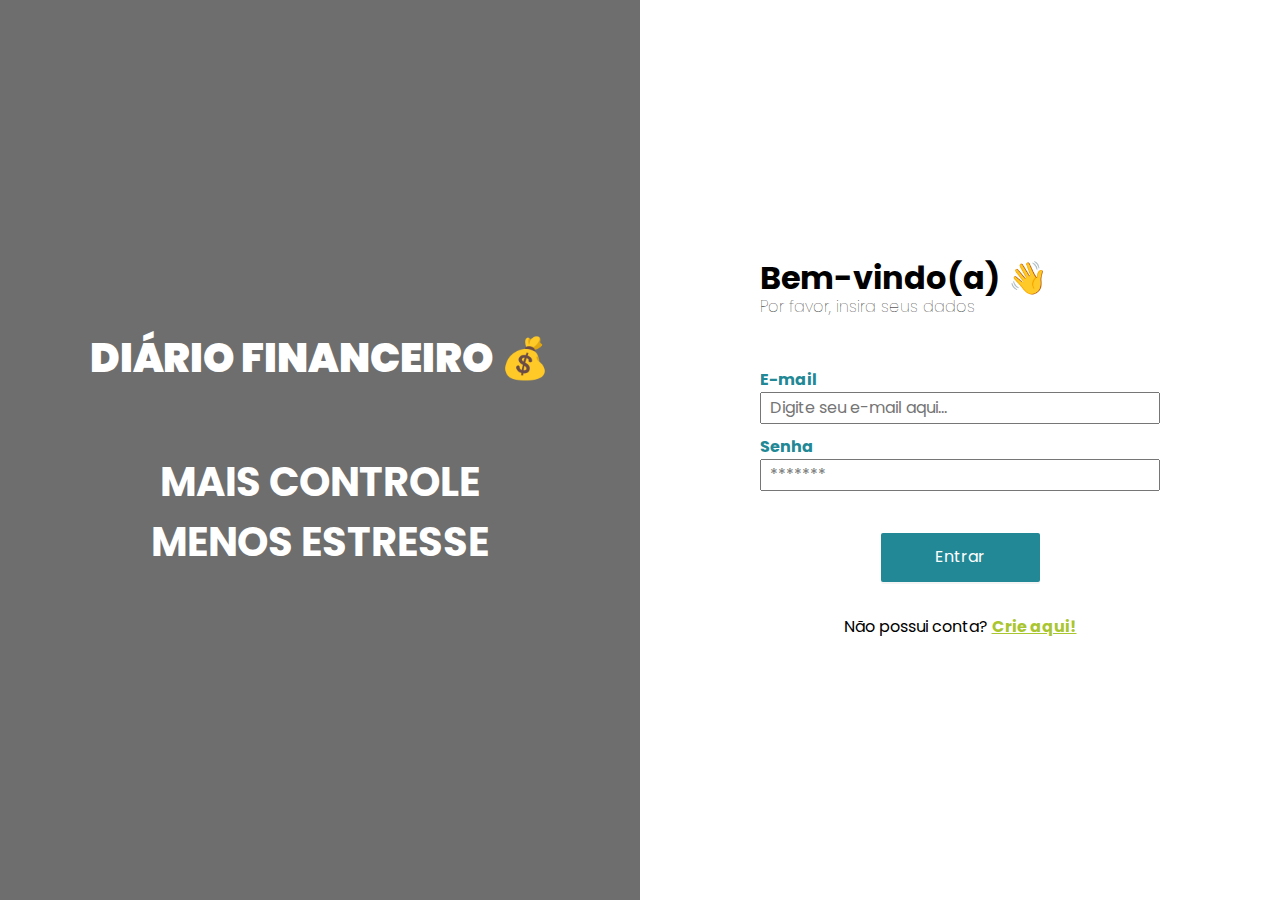
<file: src/index.html>
<!DOCTYPE html>
<html lang="en">

<head>
  <meta charset="UTF-8" />
  <meta name="viewport" content="width=device-width, initial-scale=1.0" />
  <title>Diário Financeiro</title>
  <link rel="preconnect" href="https://fonts.googleapis.com" />
  <link rel="preconnect" href="https://fonts.gstatic.com" crossorigin />
  <link href="https://fonts.googleapis.com/css2?family=Poppins:wght@300;400;500;600;700;800;900&display=swap"
    rel="stylesheet" />
  <link rel="stylesheet" href="style.css" />
</head>

<body>
  <div class="login_container">
    <div class="title_slogan">
      <div class="image">
        <div class="texts">
          <h1>Diário Financeiro &#128176;</h1>
          <p>MAIS CONTROLE</p>
          <p>MENOS ESTRESSE</p>
        </div>
      </div>
    </div>

    <div id="login" class="login_inputs">
      <h1>Bem-vindo(a) &#128075;</h1>
      <span>Por favor, insira seus dados</span>

      <form id="formulario_login" class="formulario_login" action="dashboard.html" method="post" onsubmit="loginUser(this)">
        <div class="input_email">
          <label for="email" class="label">E-mail</label>
          <input type="email" name="email" id="email" placeholder="Digite seu e-mail aqui..."/>
        </div>
        <div class="input_senha">
          <label for="password" class="label">Senha</label>
          <input type="password" name="password" id="password" placeholder="*******"/>
        </div>

        <button class="btn_login" type="submit">Entrar</button>
        <span class="criar_conta">Não possui conta? <a href="cadastro.html">Crie aqui!</a></span>
      </form>
    </div>
  </div>

  <script src="login.js"></script>
  <script>

    // Declara uma função para processar o formulário de login
    function processaFormLogin(event) {
        // Cancela a submissão do formulário para tratar sem fazer refresh da tela
        event.preventDefault();

        // Obtem os dados de login e senha a partir do formulário de login
        var email = document.getElementById('email').value;
        var password = document.getElementById('password').value;

        // Valida login e se estiver ok, redireciona para tela inicial da aplicação
        resultadoLogin = loginUser(email, password);
        if (resultadoLogin) {
            window.location.href = 'dashboard.html';
        }
        else { // Se login falhou, avisa ao usuário
            alert('Usuário ou senha incorretos');
        }
    }

    // Associa a funçao processaFormLogin  formulário adicionado um manipulador do evento submit
    document.getElementById('formulario_login').addEventListener('submit', processaFormLogin);
  
  </script>
</body>

</html>
</file>
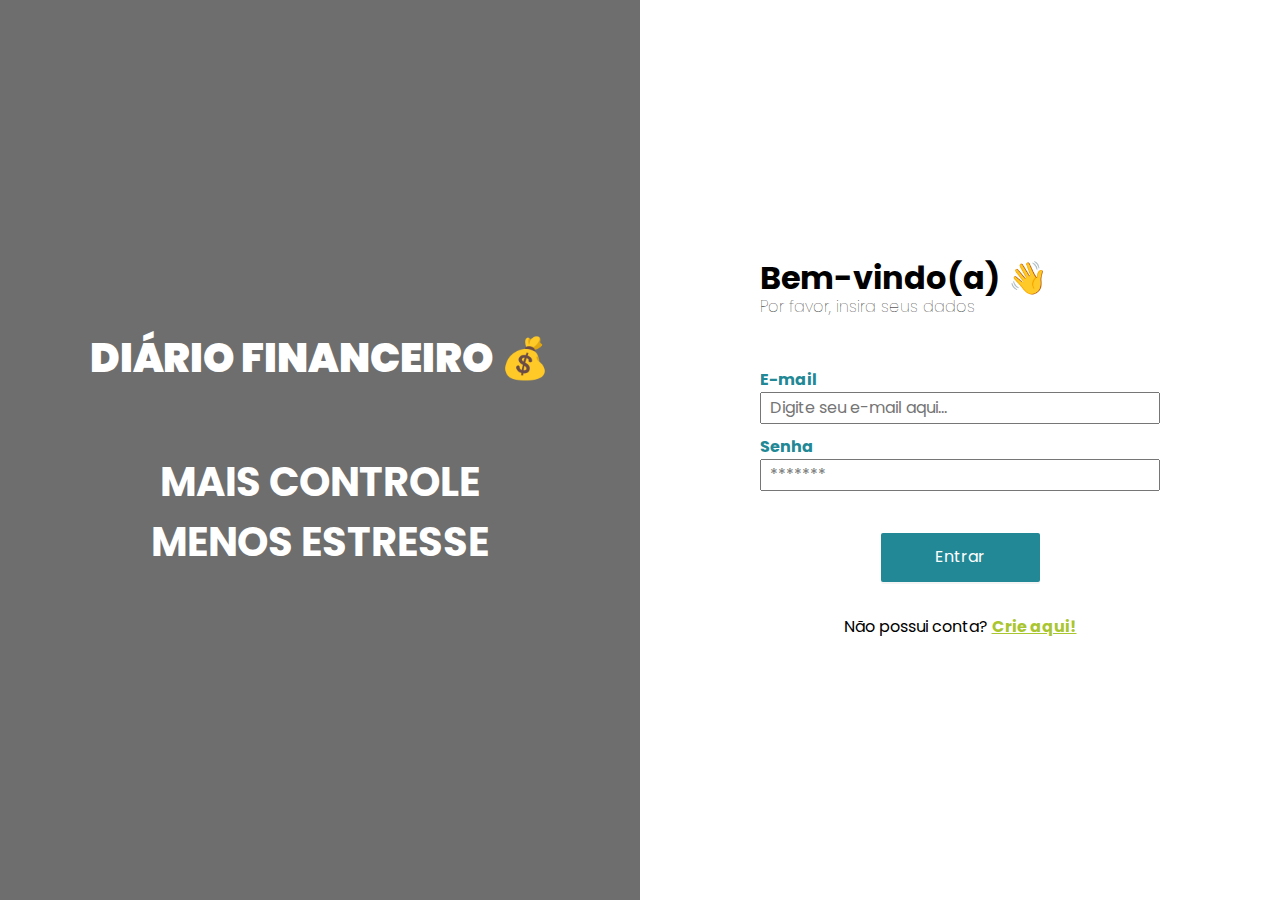
<file: src/dashboard.html>
<!DOCTYPE html>
<html lang="en">
<head>
    <meta charset="UTF-8">
    <meta http-equiv="X-UA-Compatible" content="IE=edge">
    <meta name="viewport" content="width=device-width, initial-scale=1.0">
    <title>Dashboard</title>
</head>
<body>
    <h1>Olá <span id="nomeUsuario"></span></h1>
    <button id="btn_logout">Sair</button>

    <div class="container">
        <div class="row">
            <div class="col-sm-12">
                <table id="grid-usuarios" class="table table-striped">
                    <thead>
                        <tr>
                            <th scope="col">Nome</th>
                            <th scope="col">E-mail</th>
                        </tr>
                    </thead>
                    <tbody id="table-usuarios">
                        <tr>
                            <td></td>
                            <td></td>
                        </tr>
                    </tbody>
                </table>
            </div>
        </div>
    </div>

    <script src="login.js"></script>
    <script>
        // Verifica se o usuário já esta logado e se negativo, redireciona para tela de login        
        if (!usuarioCorrente.email) {
            window.location.href = LOGIN_URL;
        }

        function exibeUsuarios() {
            // Popula a tabela com os registros do banco de dados
            let listaUsuarios = '';
            for (i = 0; i < db_usuarios.usuarios.length; i++) {
                let usuario = db_usuarios.usuarios[i];
                listaUsuarios += `<tr><td scope="row">${usuario.nome}</td><td>${usuario.email}</td></tr>`;
            }
            // Substitui as linhas do corpo da tabela
            document.getElementById("table-usuarios").innerHTML = listaUsuarios
        }

        function initPage() {
            // Associa a função de logout ao botão
            document.getElementById('btn_logout').addEventListener('click', logoutUser);
            // Informa o nome do usuário logado
            document.getElementById('nomeUsuario').innerHTML = `${usuarioCorrente.nome}. Bem-vindo(a)!`;
            // Lista os usuários 
            exibeUsuarios ();
        }

        // // Associa ao evento de carga da página a função para verificar se o usuário está logado
        window.addEventListener('load', initPage);
    </script>
</body>
</html>
</file>
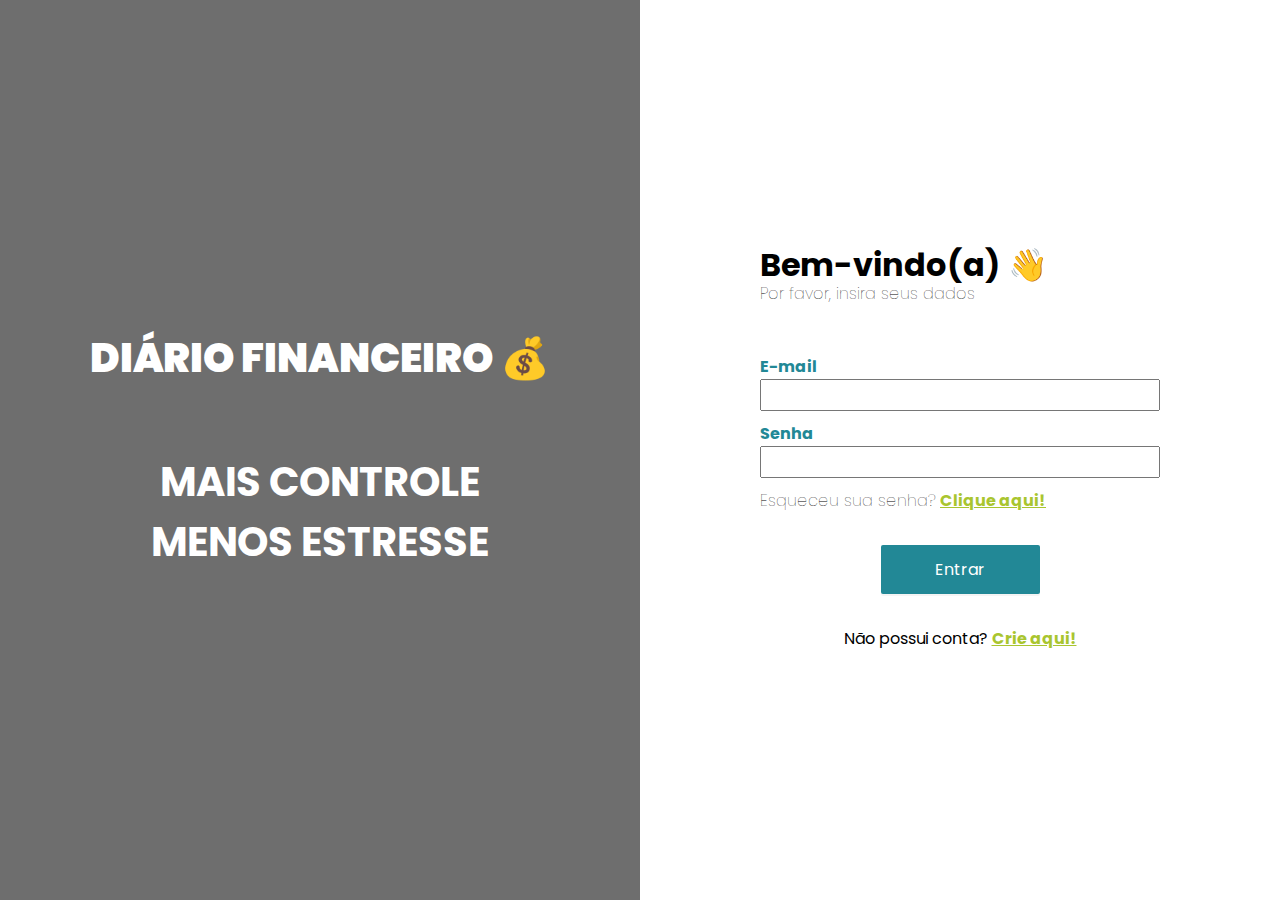
<file: src/login.html>
<!DOCTYPE html>
<html lang="en">

<head>
  <meta charset="UTF-8" />
  <meta name="viewport" content="width=device-width, initial-scale=1.0" />
  <title>Diário Financeiro</title>
  <link rel="preconnect" href="https://fonts.googleapis.com" />
  <link rel="preconnect" href="https://fonts.gstatic.com" crossorigin />
  <link href="https://fonts.googleapis.com/css2?family=Poppins:wght@300;400;500;600;700;800;900&display=swap"
    rel="stylesheet" />
  <link rel="stylesheet" href="style.css" />
</head>

<body>
  <div class="login_container">
    <div class="title_slogan">
      <div class="image">
        <div class="texts">
          <h1>Diário Financeiro &#128176;</h1>
          <p>MAIS CONTROLE</p>
          <p>MENOS ESTRESSE</p>
        </div>
      </div>
    </div>

    <div id="login" class="login_inputs">
      <h1>Bem-vindo(a) &#128075;</h1>
      <span>Por favor, insira seus dados</span>

      <form id="formulario_login" class="formulario_login" action="dashboard.html" method="post" onsubmit="loginUser(this)">
        <div class="input_email">
          <label for="email" class="label">E-mail</label>
          <input type="email" name="email" id="email" />
          <span class="error-message"></span>
        </div>
        <div class="input_senha">
          <label for="password" class="label">Senha</label>
          <input type="password" name="password" id="password" />
          <span class="error-message"></span>
        </div>

        <span class="esqueceu_senha">Esqueceu sua senha? <a href="#">Clique aqui!</a></span>
        <button class="btn_login" type="submit">Entrar</button>
        <span class="criar_conta">Não possui conta? <a href="cadastro.html">Crie aqui!</a></span>
      </form>
    </div>
  </div>

  <script src="login.js"></script>
  <script>

    // Declara uma função para processar o formulário de login
    function processaFormLogin(event) {
        // Cancela a submissão do formulário para tratar sem fazer refresh da tela
        event.preventDefault();

        // Obtem os dados de login e senha a partir do formulário de login
        var email = document.getElementById('email').value;
        var password = document.getElementById('password').value;

        // Valida login e se estiver ok, redireciona para tela inicial da aplicação
        resultadoLogin = loginUser(email, password);
        if (resultadoLogin) {
            window.location.href = 'dashboard.html';
        }
        else { // Se login falhou, avisa ao usuário
            alert('Usuário ou senha incorretos');
        }
    }

    // Associa a funçao processaFormLogin  formulário adicionado um manipulador do evento submit
    document.getElementById('formulario_login').addEventListener('submit', processaFormLogin);
  
  </script>
</body>

</html>
</file>
<file: src/style.css>
* {
    padding: 0;
    margin: 0;
    box-sizing: border-box;
    font-family: 'Poppins', sans-serif;
}

a {
    text-decoration: underline;
    color: #a9c52f;
    font-weight: 700;
}

.login_container {
    display: grid;
    grid-template-columns: repeat(2, 1fr);
    width: 100vw;
    height: 100vh;
}

/* título e slogan */

.title_slogan .image{
    height: 100%;
    opacity: 1;
    background-color: rgba(0, 0, 0, 0.57);
    background-image:
    url(https://images.unsplash.com/photo-1526304640581-d334cdbbf45e?ixlib=rb-4.0.3&ixid=MnwxMjA3fDB8MHxwaG90by1wYWdlfHx8fGVufDB8fHx8&auto=format&fit=crop&w=2070&q=80);
    background-size: cover;
    background-repeat: no-repeat;
    background-position: center;
    background-blend-mode: saturation;
    text-align: center;
    color: #FFFFFF;

    display: flex;
    align-items: center;
    justify-content: center;
}
.image .texts {
    padding: 16rem 0;
}
.image h1, p {
    line-height: 60px;
    font-size: 40px;
    text-transform: uppercase;
}
.image h1 {
    font-weight: 900;
    padding-bottom: 4rem;
}
.image p {
    font-weight: 700;
}

/* login inputs */

.login_inputs {
    width: 400px;
    display: flex;
    flex-direction: column;
    justify-content: center;
    margin: 0 auto;
}
.login_inputs h1 {
    font-weight: bold;
    line-height: 1;
}
.login_inputs h1 + span {
    margin-bottom: 3rem;
    font-weight: lighter;
}
.formulario_login {
    display: flex;
    flex-direction: column;
}
.input_email, .input_senha {
    display: inline-grid;
}
.formulario_login input {
    width: 100%;
    height: 2rem;
    font-size: 1rem;
    margin-bottom: 10px;
    padding: 0 0.5rem;
}
.label {
    color: #228896;
    font-weight: bolder;
}
.error-message {
    color: rgb(203, 73, 73);
}
.esqueceu_senha {
    font-weight: lighter;
}
.btn_login {
    margin: 2rem auto;
    cursor: pointer;
    padding: 4px 15px;
    width: 159px;
    height: 49px;
    background: #228896;
    box-shadow: 0px 2px 0px rgba(0, 0, 0, 0.043);
    border-radius: 2px;
    color: #FFFFFF;
    font-size: 16px;
    line-height: 22px;
    border: none;
}
.btn_login:hover {
    background: #1c737e;
}
.criar_conta {
    text-align: center;
}
</file>
